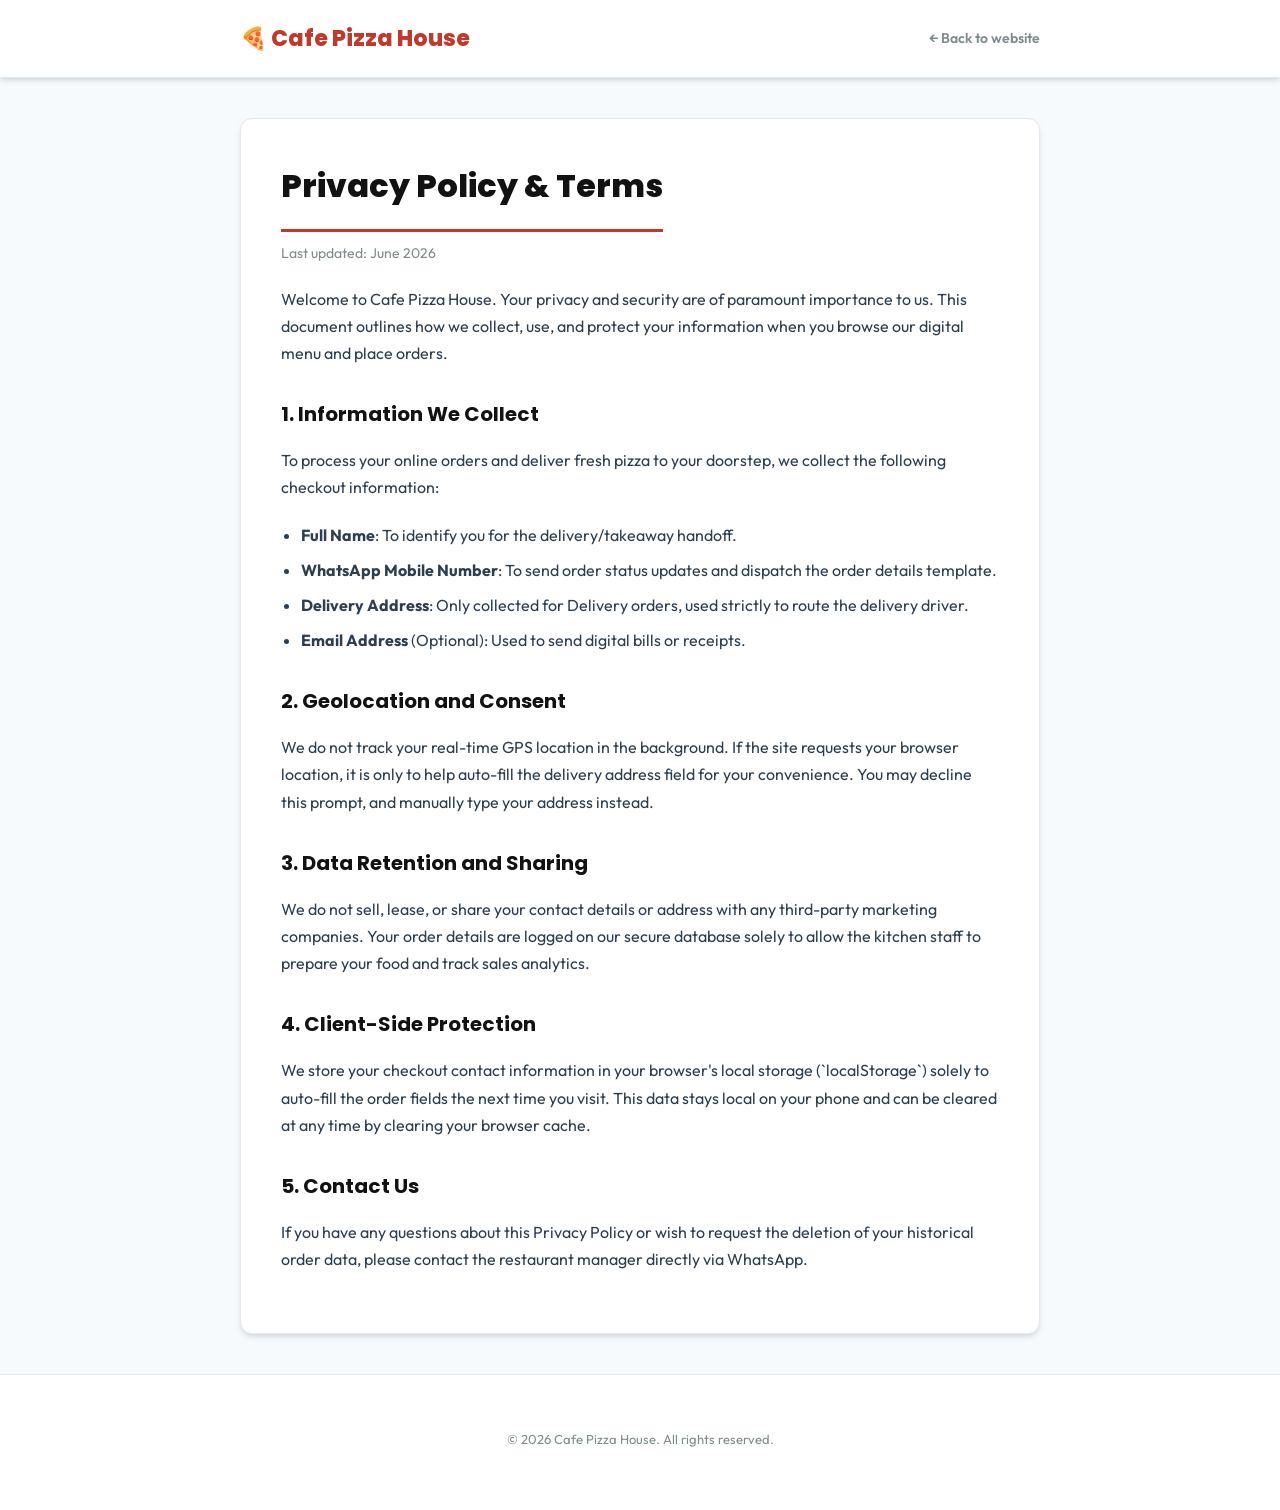
<file: privacy.html>
<!DOCTYPE html>
<html lang="en">
<head>
  <meta charset="UTF-8">
  <meta name="viewport" content="width=device-width, initial-scale=1.0">
  <title>Privacy Policy & Terms — Cafe Pizza House</title>
  <link rel="canonical" href="https://www.cafepizzahouse.co.in/privacy">
  <link rel="preconnect" href="https://fonts.googleapis.com">
  <link rel="preconnect" href="https://fonts.gstatic.com" crossorigin>
  <link href="https://fonts.googleapis.com/css2?family=Outfit:wght@400;500;600;700;800&family=Poppins:wght@700;800&display=swap" rel="stylesheet">
  <style>
    :root {
      --primary: #c0392b;
      --primary-dark: #a0281c;
      --dark: #121212;
      --text: #2c3e50;
      --text-muted: #7f8c8d;
      --border: #e2e8f0;
      --surface: #ffffff;
      --background: #f7fafc;
      --radius: 12px;
      --shadow: 0 4px 6px -1px rgba(0, 0, 0, 0.1), 0 2px 4px -1px rgba(0, 0, 0, 0.06);
    }
    
    body {
      font-family: 'Outfit', sans-serif;
      margin: 0;
      padding: 0;
      background-color: var(--background);
      color: var(--text);
      line-height: 1.7;
    }
    
    .header {
      background-color: var(--surface);
      border-bottom: 1px solid var(--border);
      padding: 20px 0;
      box-shadow: var(--shadow);
      position: sticky;
      top: 0;
      z-index: 100;
    }
    
    .container {
      max-width: 800px;
      margin: 0 auto;
      padding: 0 20px;
    }
    
    .header-content {
      display: flex;
      justify-content: space-between;
      align-items: center;
    }
    
    .logo {
      font-family: 'Poppins', sans-serif;
      font-weight: 800;
      font-size: 22px;
      color: var(--primary);
      text-decoration: none;
      display: flex;
      align-items: center;
      gap: 8px;
    }
    
    .btn-back {
      color: var(--text-muted);
      text-decoration: none;
      font-weight: 600;
      font-size: 14px;
      transition: color 0.2s;
    }
    
    .btn-back:hover {
      color: var(--primary);
    }
    
    .content-box {
      background-color: var(--surface);
      border: 1px solid var(--border);
      border-radius: var(--radius);
      padding: 40px;
      margin: 40px 0;
      box-shadow: var(--shadow);
    }
    
    h1 {
      font-family: 'Poppins', sans-serif;
      font-weight: 800;
      color: var(--dark);
      font-size: 32px;
      margin-top: 0;
      margin-bottom: 10px;
      border-bottom: 3px solid var(--primary);
      padding-bottom: 15px;
      display: inline-block;
    }
    
    h2 {
      font-family: 'Poppins', sans-serif;
      font-weight: 700;
      color: var(--dark);
      font-size: 20px;
      margin-top: 30px;
      margin-bottom: 15px;
    }
    
    p {
      margin-bottom: 20px;
    }
    
    ul {
      margin-bottom: 20px;
      padding-left: 20px;
    }
    
    li {
      margin-bottom: 8px;
    }
    
    .footer {
      text-align: center;
      padding: 40px 0;
      font-size: 13px;
      color: var(--text-muted);
      border-top: 1px solid var(--border);
      background-color: var(--surface);
    }
  </style>
</head>
<body>

  <header class="header">
    <div class="container header-content">
      <a href="/" class="logo">🍕 Cafe Pizza House</a>
      <a href="/" class="btn-back">← Back to website</a>
    </div>
  </header>

  <main class="container">
    <article class="content-box">
      <h1>Privacy Policy & Terms</h1>
      <p style="color: var(--text-muted); font-size: 14px; margin-top: 0;">Last updated: June 2026</p>
      
      <p>Welcome to Cafe Pizza House. Your privacy and security are of paramount importance to us. This document outlines how we collect, use, and protect your information when you browse our digital menu and place orders.</p>

      <h2>1. Information We Collect</h2>
      <p>To process your online orders and deliver fresh pizza to your doorstep, we collect the following checkout information:</p>
      <ul>
        <li><strong>Full Name</strong>: To identify you for the delivery/takeaway handoff.</li>
        <li><strong>WhatsApp Mobile Number</strong>: To send order status updates and dispatch the order details template.</li>
        <li><strong>Delivery Address</strong>: Only collected for Delivery orders, used strictly to route the delivery driver.</li>
        <li><strong>Email Address</strong> (Optional): Used to send digital bills or receipts.</li>
      </ul>

      <h2>2. Geolocation and Consent</h2>
      <p>We do not track your real-time GPS location in the background. If the site requests your browser location, it is only to help auto-fill the delivery address field for your convenience. You may decline this prompt, and manually type your address instead.</p>

      <h2>3. Data Retention and Sharing</h2>
      <p>We do not sell, lease, or share your contact details or address with any third-party marketing companies. Your order details are logged on our secure database solely to allow the kitchen staff to prepare your food and track sales analytics.</p>

      <h2>4. Client-Side Protection</h2>
      <p>We store your checkout contact information in your browser's local storage (`localStorage`) solely to auto-fill the order fields the next time you visit. This data stays local on your phone and can be cleared at any time by clearing your browser cache.</p>

      <h2>5. Contact Us</h2>
      <p>If you have any questions about this Privacy Policy or wish to request the deletion of your historical order data, please contact the restaurant manager directly via WhatsApp.</p>
    </article>
  </main>

  <footer class="footer">
    <div class="container">
      <p>&copy; 2026 Cafe Pizza House. All rights reserved.</p>
    </div>
  </footer>

</body>
</html>
</file>
